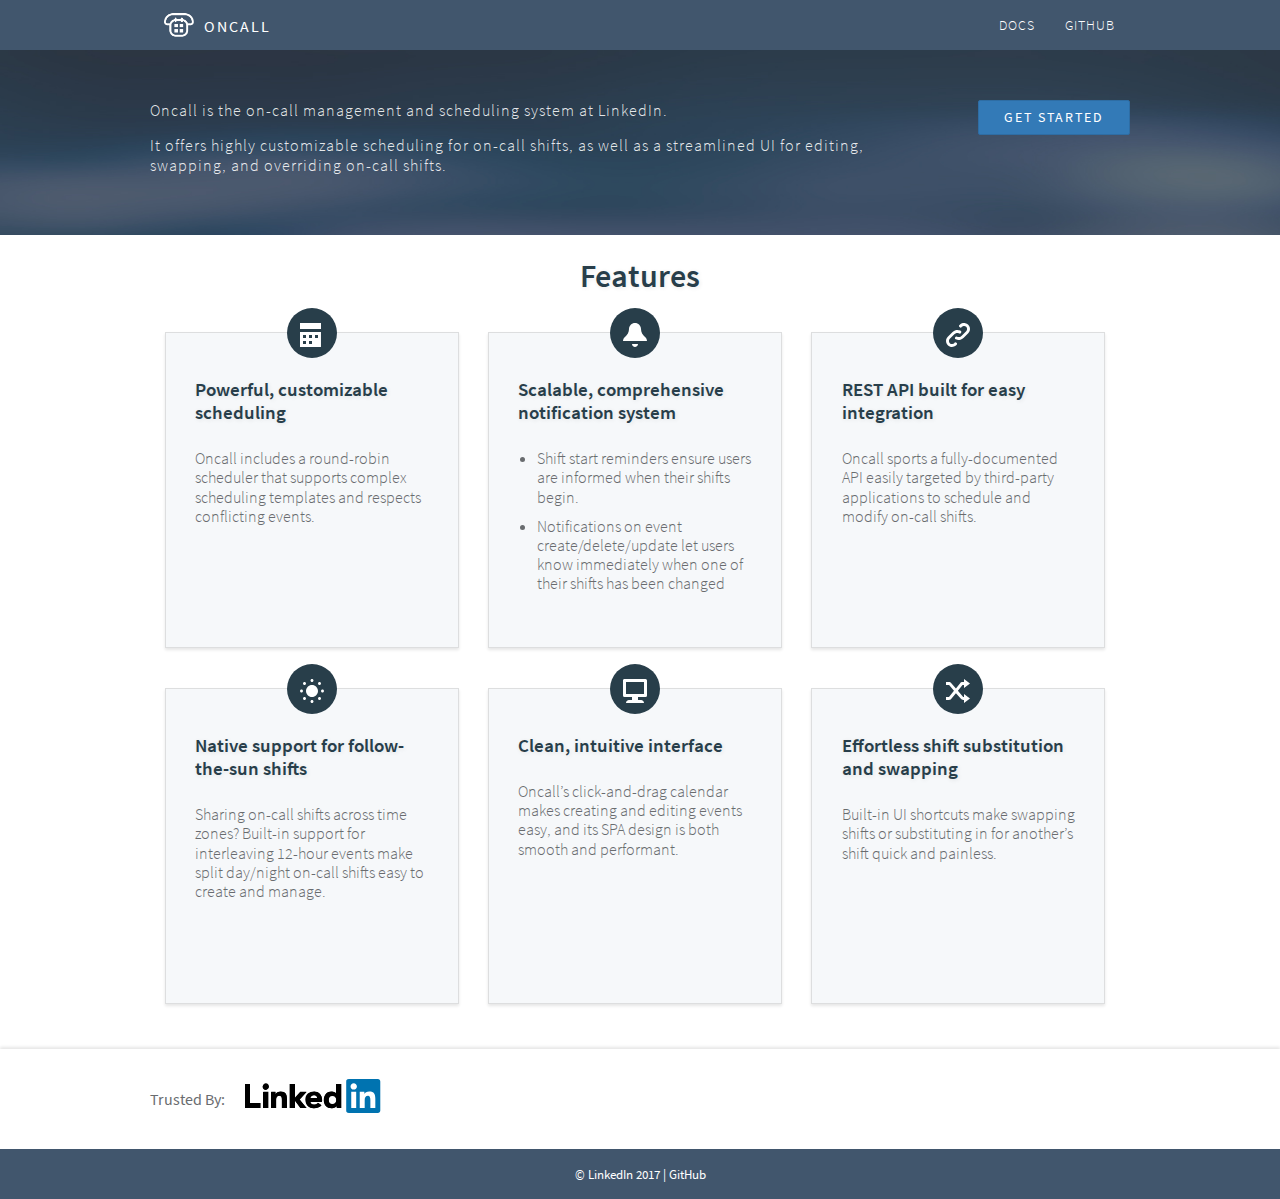
<file: index.html>
<!doctype html>
<html lang="en">
    <head>
        <meta charset="utf-8">
        <meta http-equiv="x-ua-compatible" content="ie=edge">
        <title>Oncall</title>
        <meta name="Oncall" content="Oncall landing page">
        <meta name="viewport" content="width=device-width, initial-scale=1">

        <link rel="apple-touch-icon" href="apple-touch-icon.png">
        <link rel="stylesheet" href="styles.css">
        <link rel="stylesheet" href="fonts.css">
    </head>
    <body>
        <!--[if lte IE 9]>
            <p class="browserupgrade">You are using an <strong>outdated</strong> browser. Please <a href="http://browsehappy.com/">upgrade your browser</a> to improve your experience and security.</p>
        <![endif]-->
        <header class="global-header">
          <div class="container-fluid cf">
            <div class="global-brand left">
              <a tabindex="1" href="/">
                <span><img id="logo" src="img/oncall_logo.png" alt="Oncall"></span>
                <span><b>ON</b>CALL</span>
              </a>
            </div>
            <nav class="cf right">
                <ul class="main-nav right">
                  <li class="nav-item left"><a href="/docs">Docs</a></li>
                  <li class="nav-item left"><a href="https://github.com/linkedin/oncall">Github</a></li>
                </ul>
            </nav>
          </div>
        </header>
        <div class="main">
            <section class="splash">
                <div class="container-fluid cf">
                    <h3 class="left">
                        <p>Oncall is the on-call management and scheduling system at LinkedIn. </p>
                        <p>It offers highly customizable scheduling for on-call shifts, as well as a streamlined UI for editing, swapping, and overriding on-call shifts.</p>
                    </h3>
                    <a href="https://github.com/linkedin/oncall"><button type="button" class="right">Get Started</button></a>
                </div>
            </section>
            <section class="module-container container-fluid cf">
                <h2>Features</h2>
                <div class="module">
                    <i class="module-icon">
                        <svg xmlns="http://www.w3.org/2000/svg" width="12" height="12" viewBox="0 0 8 8">
                            <path d="M0 0v2h7v-2h-7zm0 3v4.91c0 .05.04.09.09.09h6.81c.05 0 .09-.04.09-.09v-4.91h-7zm1 1h1v1h-1v-1zm2 0h1v1h-1v-1zm2 0h1v1h-1v-1zm-4 2h1v1h-1v-1zm2 0h1v1h-1v-1z" />
                        </svg>
                    </i>
                    <h4>Powerful, customizable scheduling</h4>
                    <ul>
                        <li>Oncall includes a round-robin scheduler that supports complex scheduling templates and respects conflicting events.</li>
                    </ul>
                </div>
                <div class="module">
                    <i class="module-icon">
                        <svg xmlns="http://www.w3.org/2000/svg" width="12" height="12" viewBox="0 0 8 8">
                            <path d="M4 0c-1.1 0-2 .9-2 2 0 1.04-.52 1.98-1.34 2.66-.41.34-.66.82-.66 1.34h8c0-.52-.24-1-.66-1.34-.82-.68-1.34-1.62-1.34-2.66 0-1.1-.89-2-2-2zm-1 7c0 .55.45 1 1 1s1-.45 1-1h-2z" />
                        </svg>
                    </i>
                    <h4>Scalable, comprehensive notification system</h4>
                    <ul>
                        <li class="multi-bullet">Shift start reminders ensure users are informed when their shifts begin.</li>
                        <li class="multi-bullet">Notifications on event create/delete/update let users know immediately when one of their shifts has been changed</li>
                    </ul>
                </div>
                <div class="module">
                    <i class="module-icon">
                        <svg xmlns="http://www.w3.org/2000/svg" width="12" height="12" viewBox="0 0 8 8">
                          <path d="M5.88.03c-.18.01-.36.03-.53.09-.27.1-.53.25-.75.47a.5.5 0 1 0 .69.69c.11-.11.24-.17.38-.22.35-.12.78-.07 1.06.22.39.39.39 1.04 0 1.44l-1.5 1.5c-.44.44-.8.48-1.06.47-.26-.01-.41-.13-.41-.13a.5.5 0 1 0-.5.88s.34.22.84.25c.5.03 1.2-.16 1.81-.78l1.5-1.5c.78-.78.78-2.04 0-2.81-.28-.28-.61-.45-.97-.53-.18-.04-.38-.04-.56-.03zm-2 2.31c-.5-.02-1.19.15-1.78.75l-1.5 1.5c-.78.78-.78 2.04 0 2.81.56.56 1.36.72 2.06.47.27-.1.53-.25.75-.47a.5.5 0 1 0-.69-.69c-.11.11-.24.17-.38.22-.35.12-.78.07-1.06-.22-.39-.39-.39-1.04 0-1.44l1.5-1.5c.4-.4.75-.45 1.03-.44.28.01.47.09.47.09a.5.5 0 1 0 .44-.88s-.34-.2-.84-.22z"
                          />
                        </svg>
                    </i>
                    <h4>REST API built for easy integration</h4>
                    <ul>
                        <li>Oncall sports a fully-documented API easily targeted by third-party applications to schedule and modify on-call shifts.</li>
                    </ul>
                </div>
                <div class="module">
                    <i class="module-icon">
                        <svg xmlns="http://www.w3.org/2000/svg" width="12" height="12" viewBox="0 0 8 8">
                            <path d="M4 0c-.28 0-.5.22-.5.5s.22.5.5.5.5-.22.5-.5-.22-.5-.5-.5zm-2.5 1c-.28 0-.5.22-.5.5s.22.5.5.5.5-.22.5-.5-.22-.5-.5-.5zm5 0c-.28 0-.5.22-.5.5s.22.5.5.5.5-.22.5-.5-.22-.5-.5-.5zm-2.5 1c-1.1 0-2 .9-2 2s.9 2 2 2 2-.9 2-2-.9-2-2-2zm-3.5 1.5c-.28 0-.5.22-.5.5s.22.5.5.5.5-.22.5-.5-.22-.5-.5-.5zm7 0c-.28 0-.5.22-.5.5s.22.5.5.5.5-.22.5-.5-.22-.5-.5-.5zm-6 2.5c-.28 0-.5.22-.5.5s.22.5.5.5.5-.22.5-.5-.22-.5-.5-.5zm5 0c-.28 0-.5.22-.5.5s.22.5.5.5.5-.22.5-.5-.22-.5-.5-.5zm-2.5 1c-.28 0-.5.22-.5.5s.22.5.5.5.5-.22.5-.5-.22-.5-.5-.5z"
                            />
                        </svg>
                    </i>
                    <h4>Native support for follow-the-sun shifts</h4>
                    <ul>
                        <li>Sharing on-call shifts across time zones? Built-in support for interleaving 12-hour events make split day/night on-call shifts easy to create and manage.</li>
                    </ul>
                </div>
                <div class="module">
                    <i class="module-icon">
                        <svg xmlns="http://www.w3.org/2000/svg" width="12" height="12" viewBox="0 0 8 8">
                          <path d="M.34 0a.5.5 0 0 0-.34.5v5a.5.5 0 0 0 .5.5h2.5v1h-1c-.55 0-1 .45-1 1h6c0-.55-.45-1-1-1h-1v-1h2.5a.5.5 0 0 0 .5-.5v-5a.5.5 0 0 0-.5-.5h-7a.5.5 0 0 0-.09 0 .5.5 0 0 0-.06 0zm.66 1h6v4h-6v-4z" />
                        </svg>
                    </i>
                    <h4>Clean, intuitive interface</h4>
                    <ul>
                        <li>Oncall’s click-and-drag calendar makes creating and editing events easy, and its SPA design is both smooth and performant.</li>
                    </ul>
                </div>
                <div class="module">
                    <i class="module-icon">
                        <svg xmlns="http://www.w3.org/2000/svg" width="8" height="8" viewBox="0 0 8 8">
                            <path d="M6 0v1h-.5c-.35 0-.56.1-.78.38l-1.41 1.78-1.53-1.78c-.22-.26-.44-.38-.78-.38h-1v1h1c-.05 0 .01.04.03.03l1.63 1.91-1.66 2.06h-1v1h1c.35 0 .56-.1.78-.38l1.53-1.91 1.66 1.91c.22.26.44.38.78.38h.25v1l2-1.5-2-1.5v1h-.22c-.01-.01-.05-.04-.06-.03l-1.75-2.06 1.53-1.91h.5v1l2-1.5-2-1.5z"
                            />
                        </svg>
                    </i>
                    <h4>Effortless shift substitution and swapping</h4>
                    <ul>
                        <li>Built-in UI shortcuts make swapping shifts or substituting in for another’s shift quick and painless.</li>
                    </ul>
                </div>
            </section>
            <section class="promo-container">
                <div class="container-fluid">
                    <ul class="cf">
                        <li>Trusted By:</li>
                        <li>
                            <a href="https://press.linkedin.com/about-linkedin">
                                <svg preserveAspectRatio="xMinYMin meet" width="150" height="50">
                                  <g class="scaling-icon" style="fill-opacity: 1">
                                    <defs>
                                      <linearGradient id="premium-linkedin-bug-color-gradient" x1="100%" y1="0%" x2="0%" y2="100%">
                                        <stop class="stop1" offset="0%" stop-color="#C5B583"></stop>
                                        <stop class="stop2" offset="50%" stop-color="#AF9B62"></stop>
                                      </linearGradient>
                                    </defs>
                                    <g class="logo-34dp">
                                      <g class="dpi-1">
                                        <g class="inbug" stroke="none" stroke-width="1" fill="none" fill-rule="evenodd">
                                          <path d="M2.8,34 L31.2,34 C32.746,34 34,32.746 34,31.2 L34,2.8 C34,1.254 32.746,0 31.2,0 L2.8,0 C1.254,0 0,1.254 0,2.8 L0,31.2 C0,32.746 1.254,34 2.8,34" class="bug-text-color" fill="#FFFFFF" transform="translate(101.000000, 0.000000)"></path>
                                          <path d="M103.8,34 L132.2,34 C133.746,34 135,32.746 135,31.2 L135,2.8 C135,1.254 133.746,0 132.2,0 L103.8,0 C102.254,0 101,1.254 101,2.8 L101,31.2 C101,32.746 102.254,34 103.8,34 Z M114,13 L118.75,13 L118.75,15.391 C119.387,14.114 121.242,12.75 123.695,12.75 C128.397,12.75 130,14.875 130,19.922 L130,29 L125,29 L125,20.984 C125,18.328 124.481,16.875 122.542,16.875 C119.921,16.875 119,18.867 119,20.984 L119,29 L114,29 L114,13 Z M106,29 L111,29 L111,13 L106,13 L106,29 Z M111.55,7.5 C111.55,9.184 110.184,10.55 108.5,10.55 C106.816,10.55 105.45,9.184 105.45,7.5 C105.45,5.815 106.816,4.45 108.5,4.45 C110.184,4.45 111.55,5.815 111.55,7.5 Z" class="background" fill="#0073B0"></path>
                                        </g>
                                        <g class="linkedin-text">
                                          <path d="M96,29 L91.67,29 L91.67,27.2 L91.6,27.2 C91.063,28.031 89.232,29.25 87,29.25 C81.542,29.25 79,25.825 79,21 C79,16.208 81.675,12.75 86.5,12.75 C88.842,12.75 90.188,13.625 91,14.8 L91,5 L96,5 L96,29 Z M87.449,16.6 C85.156,16.6 83.8,18.489 83.8,21.124 C83.8,23.763 85.156,25.4 87.449,25.4 C89.781,25.4 91.2,23.763 91.2,21.124 C91.2,18.489 89.75,16.6 87.449,16.6 L87.449,16.6 Z" fill="#000000"></path>
                                          <path d="M76.4364,26.3439 C75.1574,27.9689 72.6504,29.2499 69.0004,29.2499 C64.0434,29.2499 60.8754,25.9029 60.8754,20.7499 C60.8754,16.3809 63.9694,12.7499 69.3574,12.7499 C73.9244,12.7499 77.1254,15.9579 77.1254,21.0829 C77.1254,22.0829 76.8844,22.9899 76.8844,22.9899 L65.4544,22.9899 L65.4944,23.2219 C65.8754,24.4689 67.1094,25.7499 69.1974,25.7499 C71.0484,25.7499 72.6904,24.8119 73.3824,23.9649 L76.4364,26.3439 Z M72.7164,19.2479 C72.5314,17.5999 71.0744,16.2499 69.2574,16.2499 C67.0344,16.2499 65.5664,17.6849 65.4314,19.2479 L72.7164,19.2479 Z" fill="#000000"></path>
                                          <polygon fill="#000000" points="45 5 50 5 50 19.532 55.557 13 61.611 13 54.614 20.633 61.725 29 55.932 29 50 21.609 50 29 45 29"></polygon>
                                          <path d="M26,13 L30.33,13 L30.33,15.242 L30.4,15.242 C31.074,13.961 33.137,12.75 35.6,12.75 C40.729,12.75 42,15.656 42,20.042 L42,29 L37,29 L37,21.109 C37,19.22 36.9,16.769 34.303,16.769 C31.672,16.769 31,18.983 31,21.109 L31,29 L26,29 L26,13 Z" fill="#000000"></path>
                                          <path d="M20.5,5.125 C22.019,5.125 23.375,6.482 23.375,8 C23.375,9.518 22.019,10.875 20.5,10.875 C18.982,10.875 17.625,9.518 17.625,8 C17.625,6.482 18.982,5.125 20.5,5.125 L20.5,5.125 Z M18,29 L23,29 L23,13 L18,13 L18,29 Z" fill="#000000"></path>
                                          <polygon fill="#000000" points="0 5 5 5 5 24 15 24 15 29 0 29"></polygon>
                                        </g>
                                      </g>
                                      <g class="dpi-gt1" transform="scale(0.7083)">
                                        <g class="inbug" stroke="none" stroke-width="1" fill="none" fill-rule="evenodd">
                                          <path d="M44.5235,0 L3.6185,0 C1.6625,0 0.0005,1.547 0.0005,3.454 L0.0005,44.545 C0.0005,46.452 1.6625,48 3.6185,48 L44.5235,48 C46.4825,48 48.0005,46.452 48.0005,44.545 L48.0005,3.454 C48.0005,1.547 46.4825,0 44.5235,0" class="bug-text-color" fill="#FFFFFF" transform="translate(143.000000, 0.000000)"></path>
                                          <path d="M187.5235,0 L146.6185,0 C144.6625,0 143.0005,1.547 143.0005,3.454 L143.0005,44.545 C143.0005,46.452 144.6625,48 146.6185,48 L187.5235,48 C189.4825,48 191.0005,46.452 191.0005,44.545 L191.0005,3.454 C191.0005,1.547 189.4825,0 187.5235,0 Z M162,18 L168.5,18 L168.5,21.266 C169.437,19.388 171.838,17.7 175.445,17.7 C182.359,17.7 184,21.438 184,28.297 L184,41 L177,41 L177,29.859 C177,25.953 176.063,23.75 173.68,23.75 C170.375,23.75 169,26.125 169,29.859 L169,41 L162,41 L162,18 Z M150,41 L157,41 L157,18 L150,18 L150,41 Z M158,10.5 C158,12.985 155.985,15 153.5,15 C151.015,15 149,12.985 149,10.5 C149,8.015 151.015,6 153.5,6 C155.985,6 158,8.015 158,10.5 Z" class="background" fill="#0073B0"></path>
                                        </g>
                                        <g class="linkedin-text">
                                          <path d="M136,41 L130,41 L130,37.5 C128.908,39.162 125.727,41.3 122.5,41.3 C115.668,41.3 111.2,36.975 111.2,30 C111.2,23.594 114.951,17.7 121.5,17.7 C124.441,17.7 127.388,18.272 129,20.5 L129,7 L136,7 L136,41 Z M123.25,23.9 C119.691,23.9 117.9,26.037 117.9,29.5 C117.9,32.964 119.691,35.2 123.25,35.2 C126.81,35.2 129.1,32.964 129.1,29.5 C129.1,26.037 126.81,23.9 123.25,23.9 L123.25,23.9 Z" fill="#000000"></path>
                                          <path d="M108,37.125 C105.722,40.02 101.156,41.3 96.75,41.3 C89.633,41.3 85.2,36.354 85.2,29 C85.2,21.645 90.5,17.7 97.75,17.7 C103.75,17.7 108.8,21.917 108.8,30 C108.8,31.25 108.6,32 108.6,32 L92,32 L92.111,32.67 C92.51,34.873 94.873,36 97.625,36 C99.949,36 101.689,34.988 102.875,33.375 L108,37.125 Z M101.75,27 C101.797,24.627 99.89,22.7 97.328,22.7 C94.195,22.7 92.189,24.77 92,27 L101.75,27 Z" fill="#000000"></path>
                                          <polygon fill="#000000" points="63 7 70 7 70 27 78 18 86.75 18 77 28.5 86.375 41 78 41 70 30 70 41 63 41"></polygon>
                                          <path d="M37,18 L43,18 L43,21.375 C43.947,19.572 47.037,17.7 50.5,17.7 C57.713,17.7 59,21.957 59,28.125 L59,41 L52,41 L52,29.625 C52,26.969 52.152,23.8 48.5,23.8 C44.8,23.8 44,26.636 44,29.625 L44,41 L37,41 L37,18 Z" fill="#000000"></path>
                                          <path d="M29.5,6.125 C31.813,6.125 33.875,8.189 33.875,10.5 C33.875,12.811 31.813,14.875 29.5,14.875 C27.19,14.875 25.125,12.811 25.125,10.5 C25.125,8.189 27.19,6.125 29.5,6.125 L29.5,6.125 Z M26,41 L33,41 L33,18 L26,18 L26,41 Z" fill="#000000"></path>
                                          <polygon fill="#000000" points="0 7 7 7 7 34 22 34 22 41 0 41"></polygon>
                                        </g>
                                      </g>
                                    </g>
                                  </g>
                                </svg>
                            </a>
                        </li>
                    </ul>
                </div>
            </section>
            <!--             <section class="post-content">
                <div class="container-fluid">
                    <p class="quote quote-left">""<br /> - Tom</p>
                    <p class="quote quote-right">""<br /> - Nick</p>
                </div>
            </section> -->
        </div>
        <footer>
            <p>© LinkedIn 2017 | <a href="https://github.com/linkedin/oncall">GitHub</a></p>
        </footer>
    </body>
</html>
</file>
<file: styles.css>
/* http://meyerweb.com/eric/tools/css/reset/
   v2.0 | 20110126
   License: none (public domain)
*/

html, body, div, span, applet, object, iframe,
h1, h2, h3, h4, h5, h6, p, blockquote, pre,
a, abbr, acronym, address, big, cite, code,
del, dfn, em, img, ins, kbd, q, s, samp,
small, strike, strong, sub, sup, tt, var,
b, u, i, center,
dl, dt, dd, ol, ul, li,
fieldset, form, label, legend,
table, caption, tbody, tfoot, thead, tr, th, td,
article, aside, canvas, details, embed,
figure, figcaption, footer, header, hgroup,
menu, nav, output, ruby, section, summary,
time, mark, audio, video {
  margin: 0;
  padding: 0;
  border: 0;
  font-size: 100%;
  font: inherit;
  vertical-align: baseline;
}
/* HTML5 display-role reset for older browsers */
article, aside, details, figcaption, figure,
footer, header, hgroup, menu, nav, section {
  display: block;
}
body {
  line-height: 1;
}
body a {
  text-decoration: none;
  color: #333;
}
ol, ul {
  list-style: none;
}
blockquote, q {
  quotes: none;
}
blockquote:before, blockquote:after,
q:before, q:after {
  content: '';
  content: none;
}
table {
  border-collapse: collapse;
  border-spacing: 0;
}
* {
  -webkit-box-sizing: border-box;
  -moz-box-sizing: border-box;
  box-sizing: border-box;
}

/* Main styles */

body {
  font-family: 'Source Sans Pro', arial, sans-serif;
  font-weight: 400;
}

.container-fluid {
  max-width: 980px;
  margin: 0 auto;
}

header {
  background-color: #41566d;
  color: #fff;
  height: 50px;
  width: 100%;
}

header a {
  color: #fff;
}

.global-brand {
  letter-spacing: 2px;
}

.global-brand > a {
  line-height: 28px;
  padding: 11px 9px;
  font-size: 16px;
  height: 50px;
  display: block;
}

.global-brand > a:hover {
  text-decoration: none;
}

#logo {
  margin-top: -6px;
  padding: 5px;
  width: 40px;
  height: 40px;
  vertical-align: middle;
}

header nav li {
  text-transform: uppercase;
  letter-spacing: 1px;
  position: relative;
}

header nav li > a {
  font-size: 14px;
  font-weight: 200;
  display: block;
  line-height: 20px;
  padding: 15px;
}

header nav li:after {
  background: #FFF;
  bottom: 0;
  content: '';
  display: block;
  height: 3px;
  left: 50%;
  position: absolute;
  right: 50%;
  -webkit-transition: left 334ms cubic-bezier(0.4, 0, 1, 1),right 334ms cubic-bezier(0.4, 0, 1, 1);
  transition: left 334ms cubic-bezier(0.4, 0, 1, 1),right 334ms cubic-bezier(0.4, 0, 1, 1);
}

header nav li:hover:after {
  left: 5px;
  right: 5px;
  -webkit-transition: left 334ms cubic-bezier(0, 0, 0.2, 1),right 334ms cubic-bezier(0, 0, 0.2, 1);
  transition: left 334ms cubic-bezier(0, 0, 0.2, 1),right 334ms cubic-bezier(0, 0, 0.2, 1);
}

.splash {
  padding: 50px 5%;
  background: url('img/BG.jpg');
  background-size: 100% 100%;
  height: 185px;
  color: rgba(255,255,255, .9);
}

.splash h3 {
  width: 75%;
  letter-spacing: 1px;
  font-weight: 200;
}

.splash h3 p {
  margin-top: 15px;
  line-height: 20px;
}

.splash h3 p:first-child {
  margin: 0;
}

.promo-container {
  color: #696C6F;
  padding: 20px 0;
  box-shadow: 0 -2px 3px rgba(0,0,0,.1);
}

.promo-container li {
  float: left;
  padding: 10px 1%;
  height: 60px;
  line-height: 40px;
}

.promo-container li img {
  max-width: 100%;
}

.promo-container li:first-child {
  padding-left: 0;
}

.module-container {
  margin: 25px auto;
}

.module-container h2 {
  text-align: center;
  color: #283e4a;
  font-size: 32px;
  font-weight: bold;
  margin-bottom: 20px;
  text-shadow: 1px 1px 4px rgba(50,50,50,.1);
}

.module {
  width: 30%;
  height: 0;
  margin: 20px 1.5%;
  padding: 20px 3%;
  padding-bottom: 30%;
  float: left;
  background: #f6f8fa;
  color: #283e4a;
  border: 1px solid #dddedf;
  box-shadow: 0 2px 3px rgba(0,0,0,.1);
  position: relative;
}

.module h4 {
  font-weight: bold;
  line-height: 1.2em;
  font-size: 1.2em;
  margin: 25px 0;
  text-shadow: 1px 1px 4px rgba(50,50,50,.1);
}

.module li {
  color: #696C6F;
  margin: 10px 0;
  font-weight: 200;
  line-height: 1.2em;
}

.module li.multi-bullet {
  list-style-type: disc;
  margin-left: 19px;
}

.module-icon {
  width: 50px;
  height: 50px;
  background: #283e4a;
  fill: #fff;
  border-radius: 50%;
  position: absolute;
  top: -25px;
  left: 50%;
  margin-left: -25px;
}

.module-icon > svg {
  width: 24px;
  height: 24px;
  margin: -12px 0 0 -12px;
  position: relative;
  left: 50%;
  top: 50%;
}

.post-content {
  background: #e0e9ef;
  color: #283e4a;
  padding: 50px 0;
}

.post-content .quote {
  font-size: 26px;
  line-height: 1.2em;
  font-family: serif;
  font-style: italic;
  margin: 20px 4%;
  text-shadow: 1px 1px 4px rgba(50,50,50,.1);
}

.post-content .quote-left {
  border-left: 4px solid #7A8B98;
  padding-left: 2%;
}

.post-content .quote-right {
  border-right: 4px solid #7A8B98;
  padding-right: 2%;
  text-align: right;
}

footer {
  background-color: #41566d;
  height: 50px;
  line-height: 50px;
  color: #fff;
  font-size: .8em;
  text-align: center;
  box-shadow: 0px 500px 0px 500px #41566d;
}

footer a {
  color: #fff;
}

@media all and (max-width: 930px) {
  .splash {
    padding: 50px 10%;
    height: 267px;
  }

  .splash h3 {
    float: none;
    width: 100%;
    margin-bottom: 30px;
  }

  .promo-container {
    padding: 3% 0;
    font-size: 1.2em;
    line-height: 1.2em;
  }

  .promo-container li:first-child {
    text-align: center;
    display: block;
    float: none;
  }

  .promo-container li {
    text-align: center;
    float: none;
  }

  .module {
    width: 45%;
    padding: 20px 5%;
    padding-bottom: 45%;
    margin: 20px 2.5%;
  }
}

@media all and (max-width: 630px) {
  .splash {
    padding: 10%;
  }

  .module {
    width: 80%;
    padding: 20px 5%;
    padding-bottom: 80%;
    margin: 20px 10%;
    font-size: 1.2em;
    line-height: 1.2em;
  }

  .module-icon > svg {
    top: 40%;
  }
}

/* Helper styles */

.left {
  float: left;
}

.right {
  float: right;
}

.center {
  text-align: center;
}

button {
  display: inline-block;
  padding: 6px 25px;
  margin-bottom: 0;
  font-size: 14px;
  font-weight: 400;
  font-family: 'Source Sans Pro', arial, sans-serif;
  letter-spacing: 2px;
  line-height: 1.5;
  text-align: center;
  white-space: nowrap;
  vertical-align: middle;
  -ms-touch-action: manipulation;
  touch-action: manipulation;
  cursor: pointer;
  -webkit-user-select: none;
  -moz-user-select: none;
  -ms-user-select: none;
  user-select: none;
  background-image: none;
  background-color: #337ab7;
  border: 1px solid #2e6da4;
  border-radius: 2px;
  color: #fff;
  transition: all .3s;
  text-transform: uppercase;
}

button:hover {
  background-color: #286090;
  border-color: #204d74;
}

button > a {
  color: #fff;
  display: block;
}

.cf:before,
.cf:after {
    content: " ";
    display: table;
}

.cf:after {
    clear: both;
}
</file>
